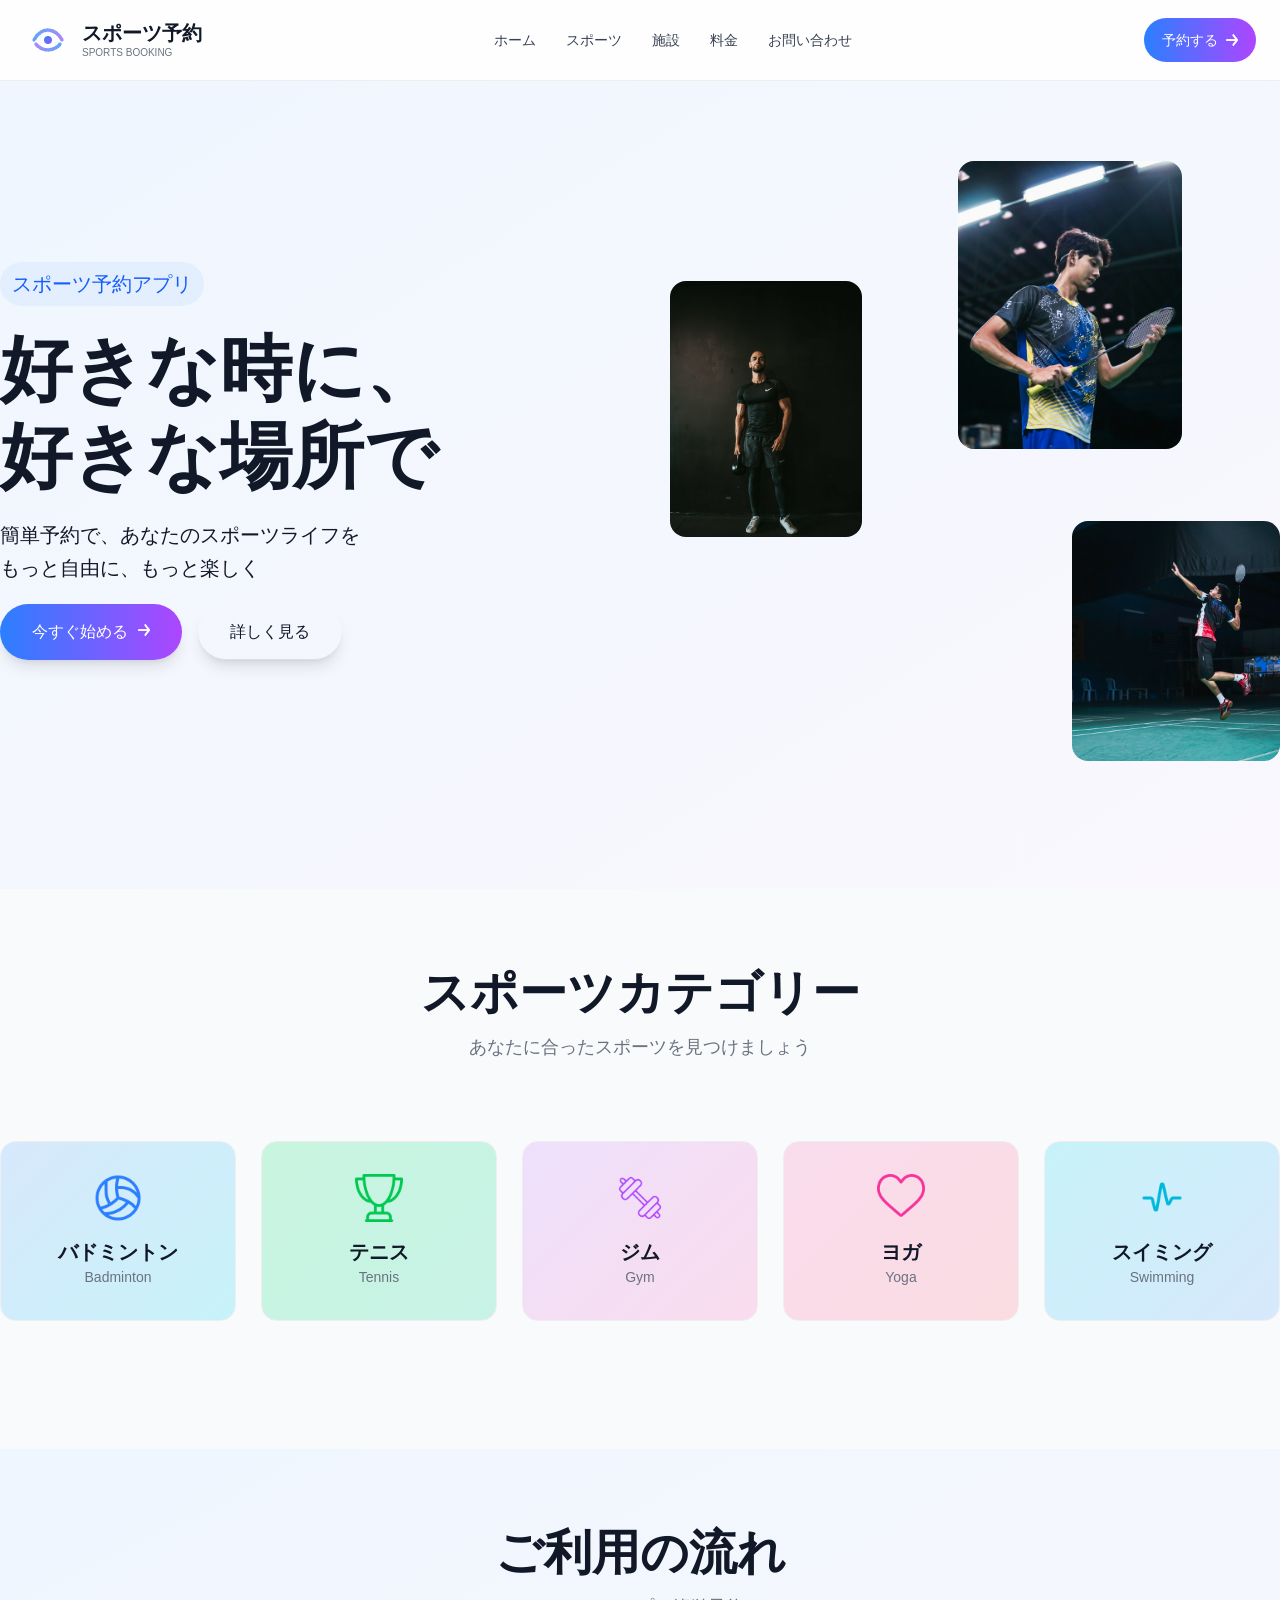
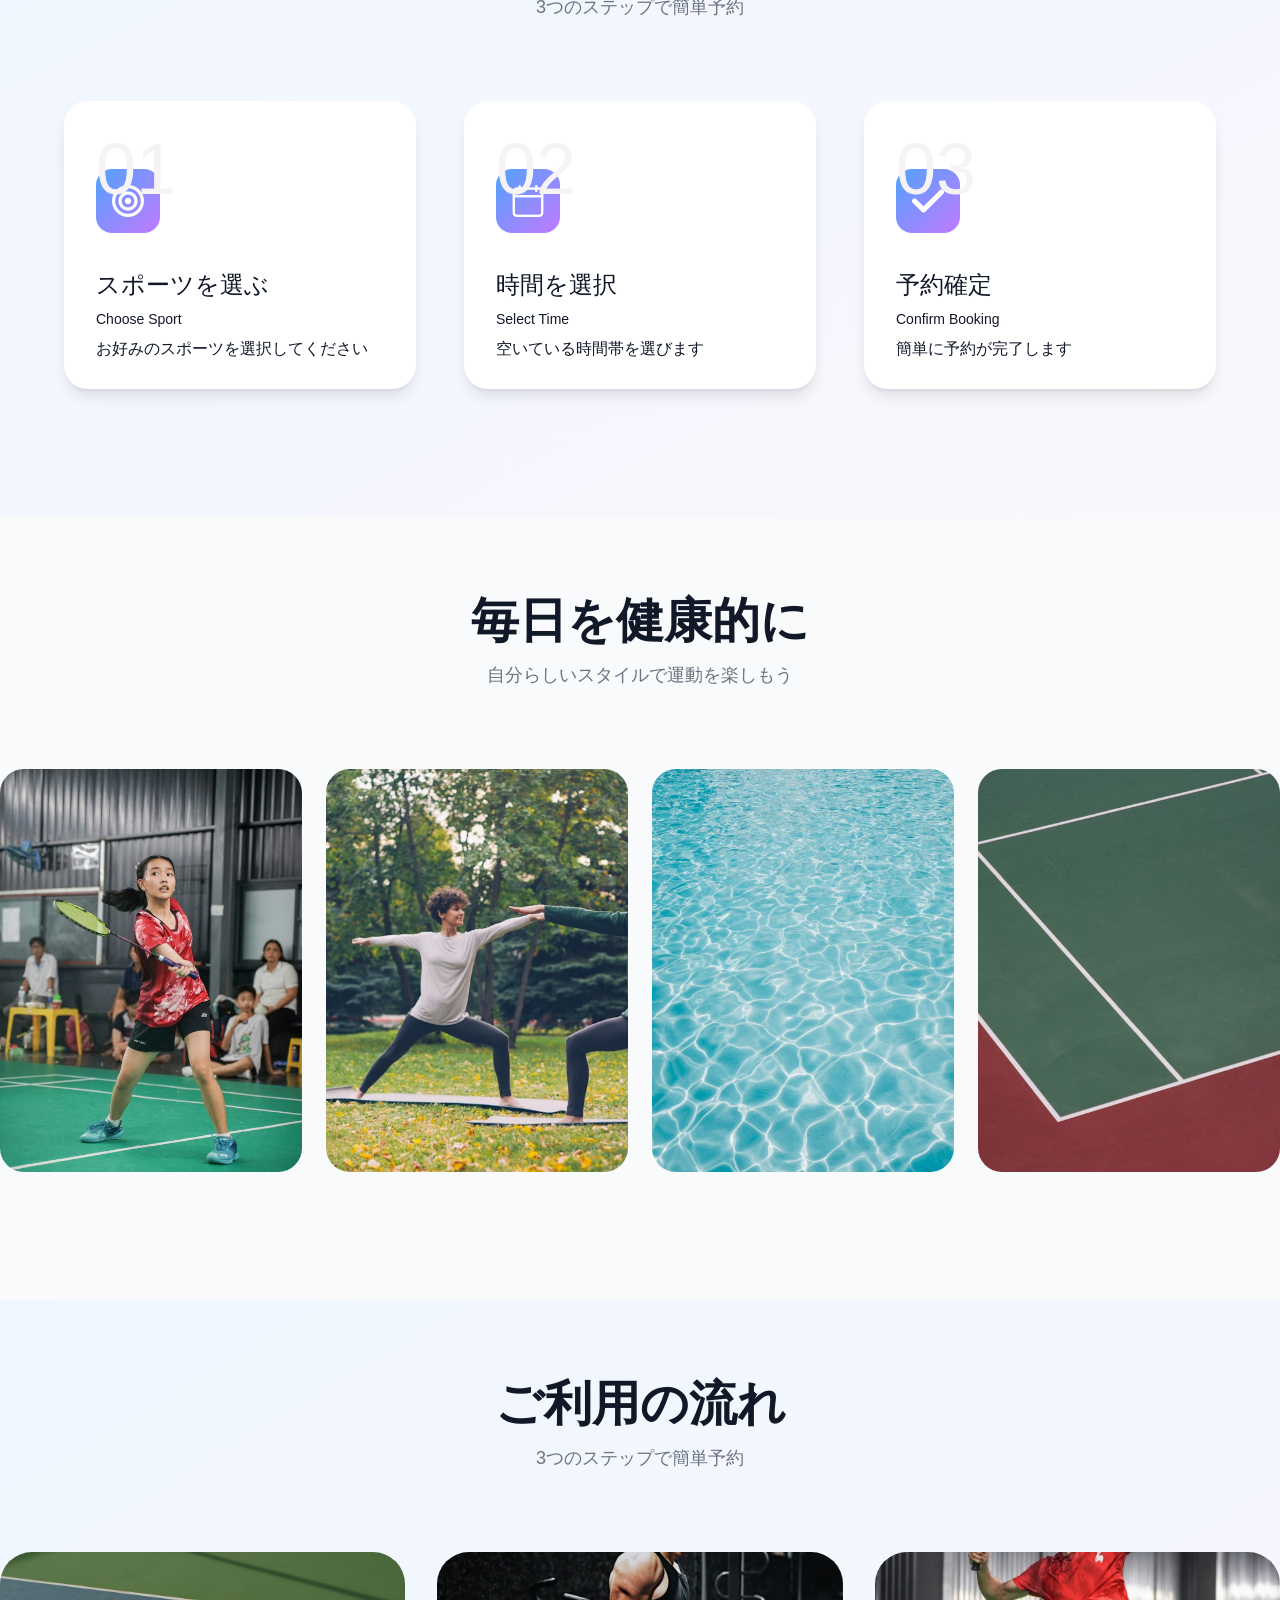
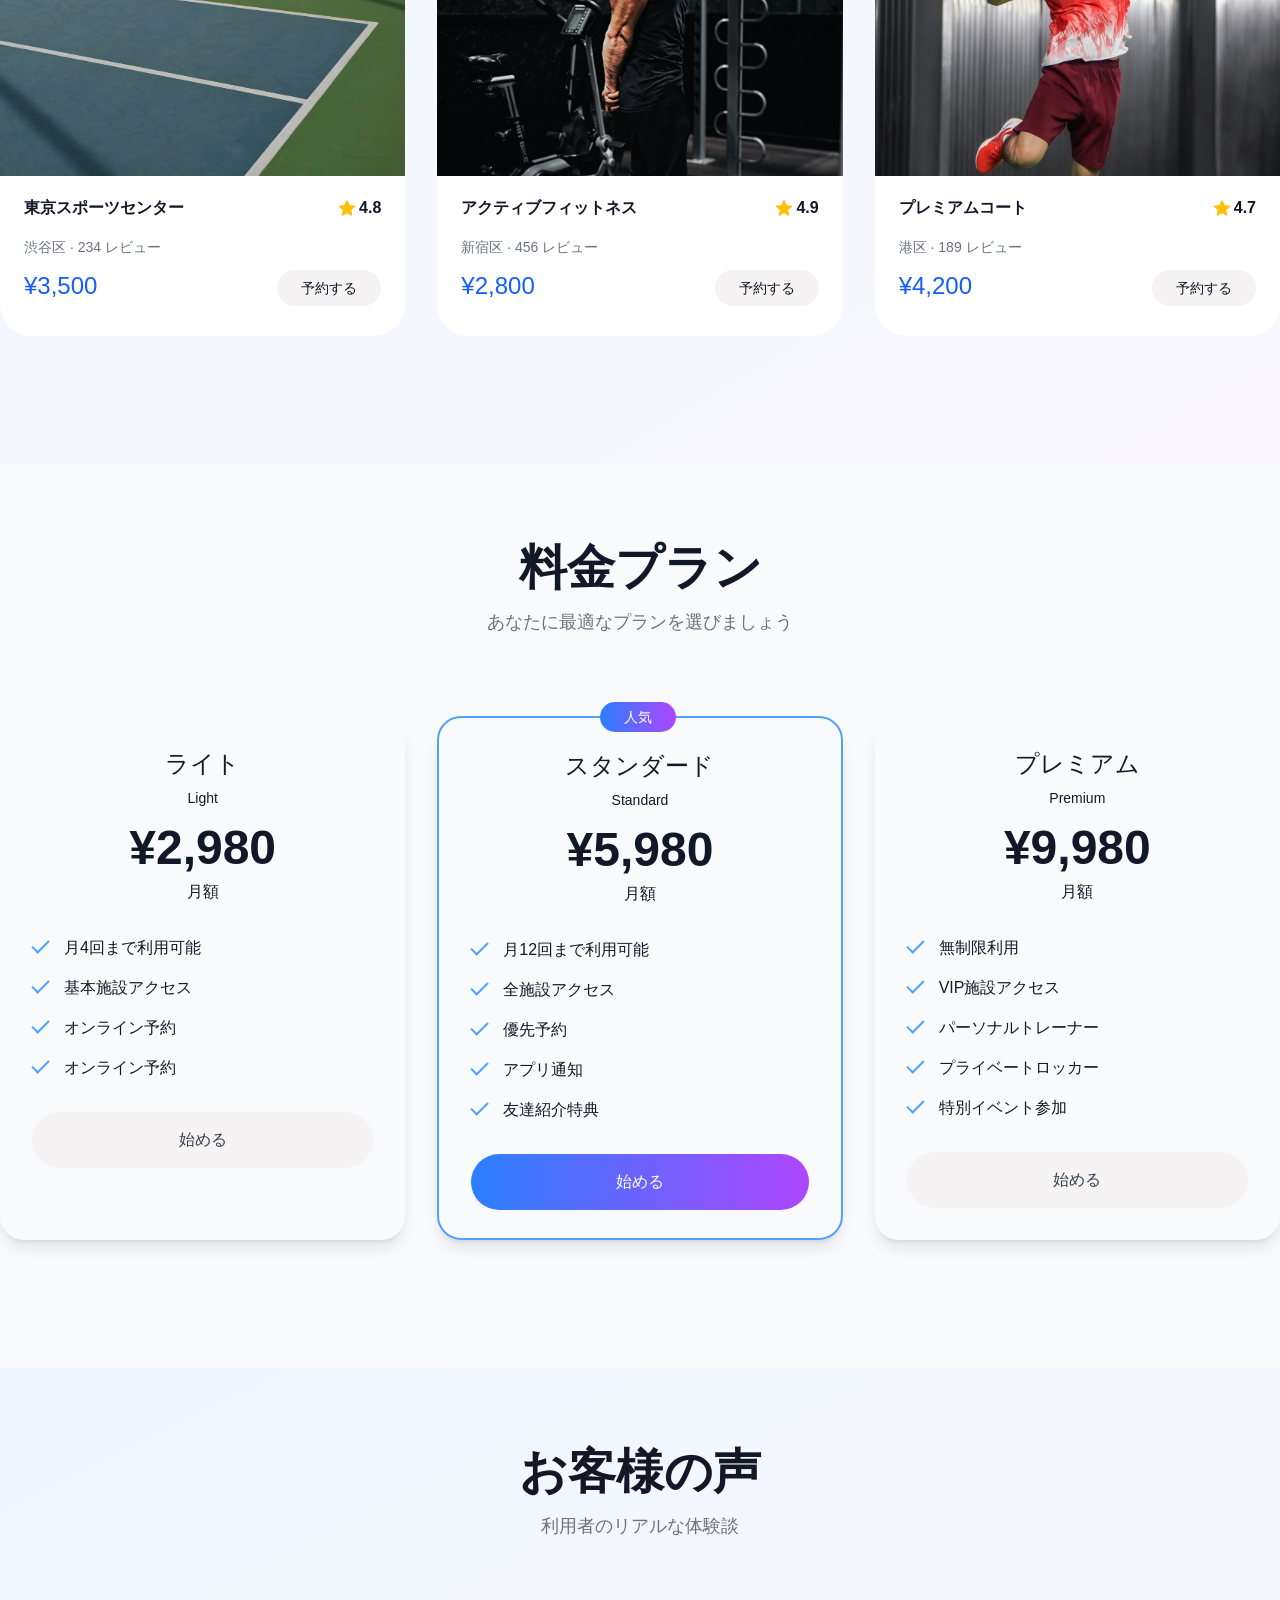
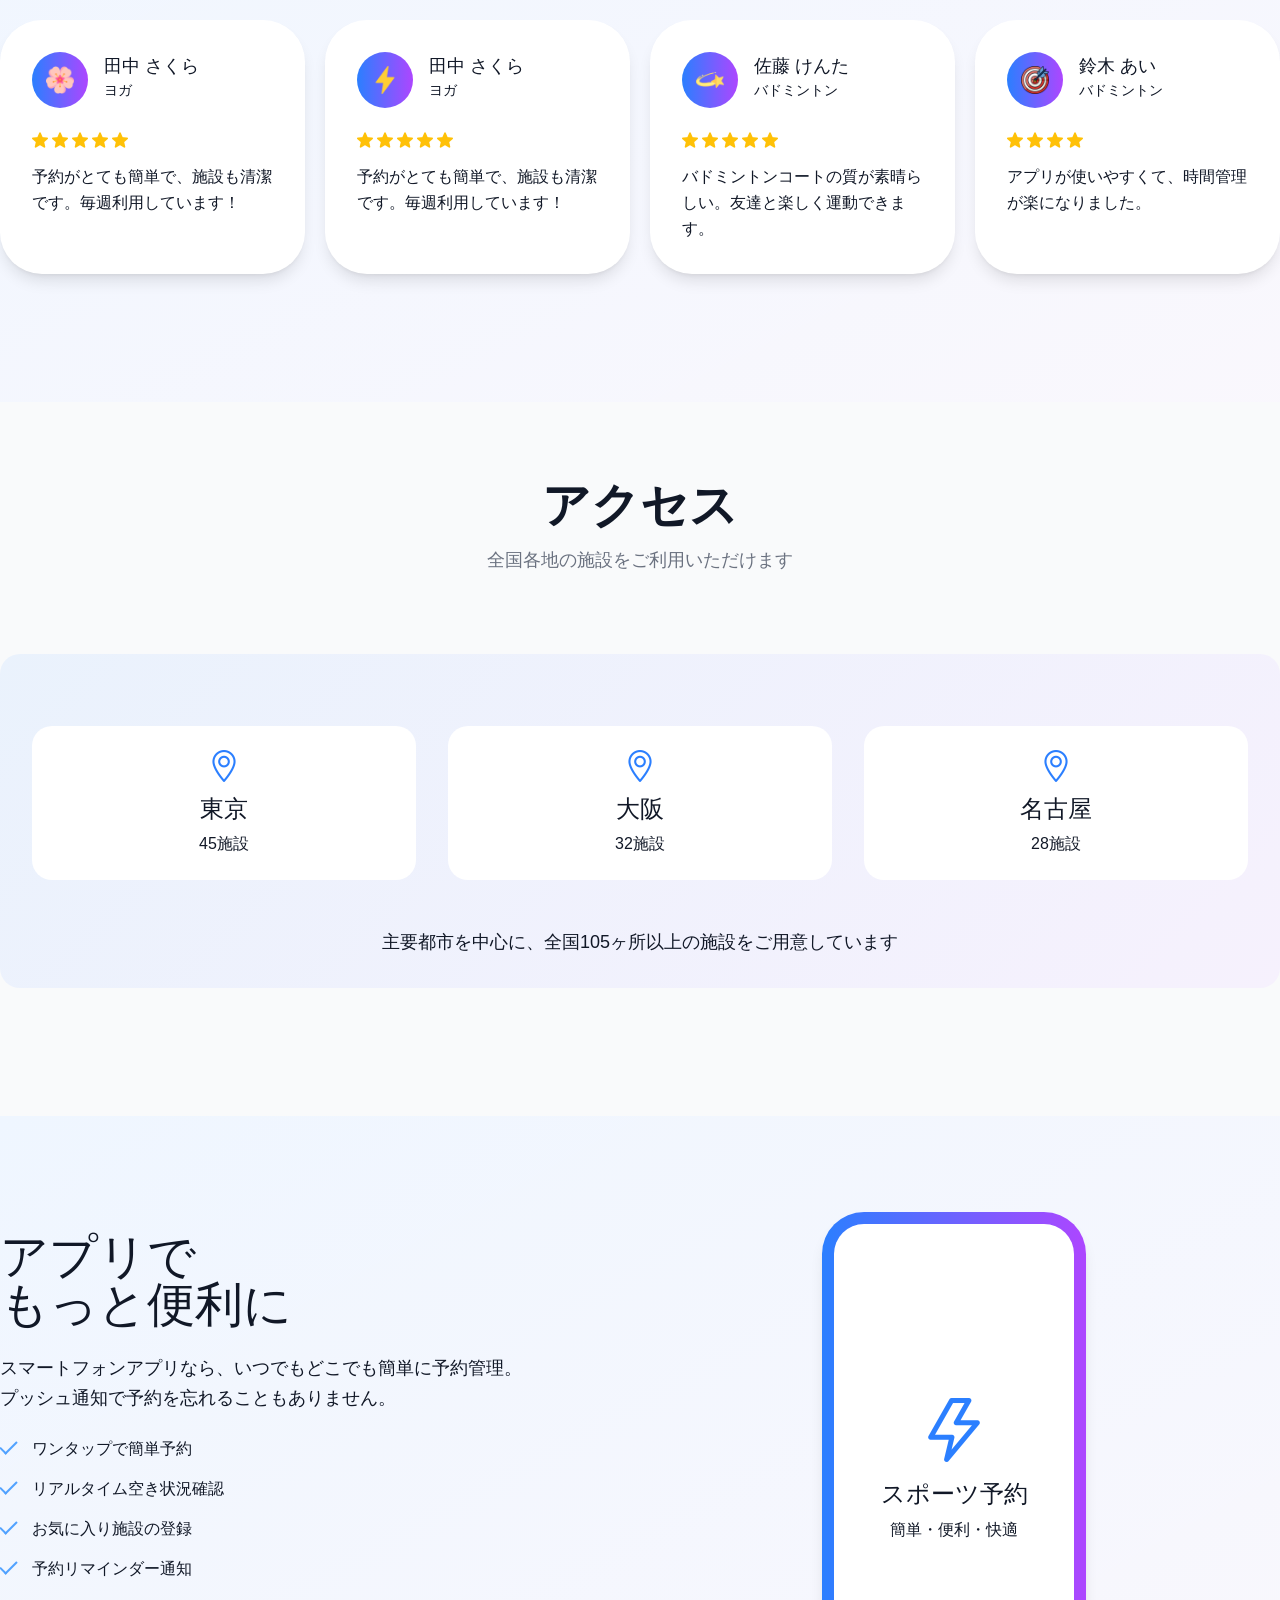
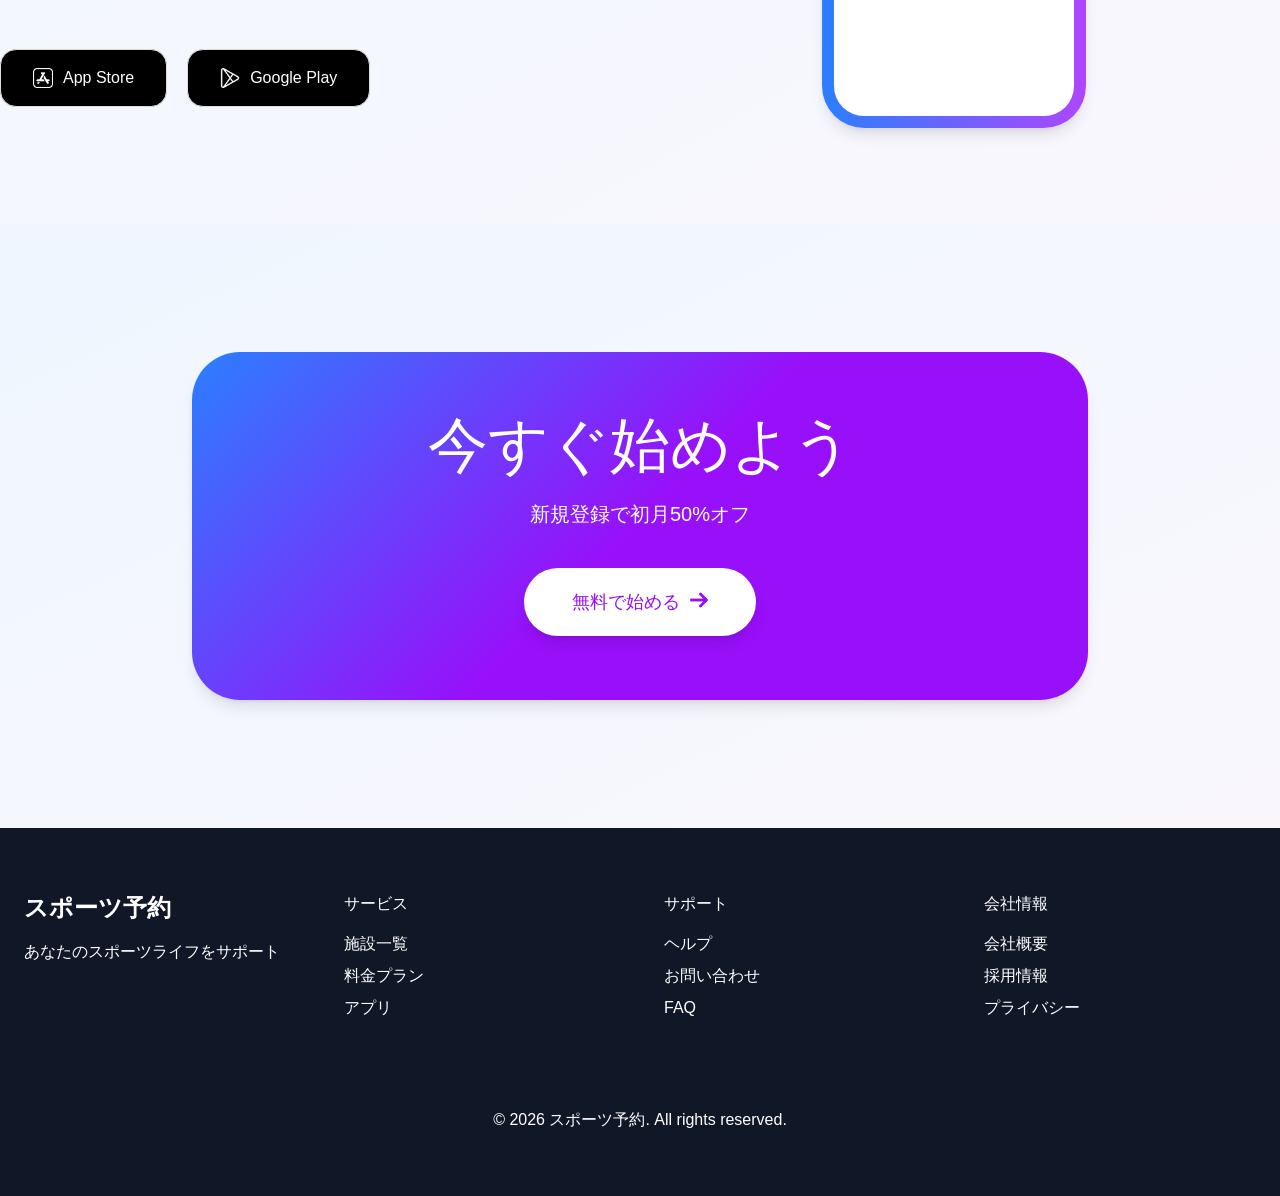
<file: demo.html>
<!DOCTYPE html>
<html lang="ja">
<head>
<meta charset="UTF-8">
<meta name="viewport" content="width=device-width, initial-scale=1.0">
<title>アニメーションデモ</title>

<link rel="stylesheet" href="assets/css/demo.css">

<style>
</style>
</head>
<body>
    <header>
        <div class="header-block move-down">
            <div class="header-logo">
                <figure class="header-logo-img">
                    <img src="assets/image/Logo.png" alt="">
                </figure>
                <div class="header-logo-text">
                    <p class="logo-text-bold">スポーツ予約</p>
                    <p class="logo-text">Sports Booking</p>
                </div>
            </div>
            <div class="header-menu">
                <ul class="header-menu-list">
                    <li class="menu-item"><a href="">ホーム</a></li>
                    <li class="menu-item"><a href="">スポーツ</a></li>
                    <li class="menu-item"><a href="">施設</a></li>
                    <li class="menu-item"><a href="">料金</a></li>
                    <li class="menu-item"><a href="">お問い合わせ</a></li>
                </ul>
            </div>
            <div class="header-button">
                <p class="button-text">予約する</p>
                <figure class="header-button-img">
                    <img src="assets/image/arrow-button.png" alt="">
                </figure>
            </div>
        </div>
    </header>
    <main>
        <section class="section-block section-slide">
            <div class="slide-text move-left">
                <p class="slide-text-button">スポーツ予約アプリ</p>
                <p class="slide-text-bold">好きな時に、
好きな場所で</p>
                <p>簡単予約で、あなたのスポーツライフを
もっと自由に、もっと楽しく</p>
                <div class="slide-buttons">
                    <div class="slide-button-item">
                        <p class="slide-button-text">今すぐ始める</p>
                        <figure class="slide-button-img">
                            <img src="assets/image/arrow-button.png" alt="">
                        </figure>
                    </div>
                    <div class="slide-button-item">
                        <p class="slide-button-text">詳しく見る</p>
                    </div>
                </div>
            </div>
            <div class="slide-images">
                <figure class="slide-img slide-1">
                    <img src="assets/image/slide1.jpeg" alt="slide">
                </figure>
                <figure class="slide-img slide-2">
                    <img src="assets/image/slide2.jpeg" alt="slide">
                </figure>
                <figure class="slide-img slide-3">
                    <img src="assets/image/slide3.jpeg" alt="slide">
                </figure>
            </div>
        </section>

        <section class="section-block section-category">
            <h2 class="section-title">スポーツカテゴリー</h2>
            <p class="section-subtitle">あなたに合ったスポーツを見つけましょう</p>
            <div class="list-categories animation-content">
                <div class="categoty-item cate-item-1">
                    <figure class="categoty-item-img">
                        <img src="assets/image/category1.png" alt="category">
                    </figure>
                    <p class="category-item-title">バドミントン</p>
                    <p class="category-item-sub">Badminton</p>
                </div>
                <div class="categoty-item cate-item-2">
                    <figure class="categoty-item-img">
                        <img src="assets/image/category2.png" alt="category">
                    </figure>
                    <p class="category-item-title">テニス</p>
                    <p class="category-item-sub">Tennis</p>
                </div>
                <div class="categoty-item cate-item-3">
                    <figure class="categoty-item-img">
                        <img src="assets/image/category3.png" alt="category">
                    </figure>
                    <p class="category-item-title">ジム</p>
                    <p class="category-item-sub">Gym</p>
                </div>
                <div class="categoty-item cate-item-4">
                    <figure class="categoty-item-img">
                        <img src="assets/image/category4.png" alt="category">
                    </figure>
                    <p class="category-item-title">ヨガ</p>
                    <p class="category-item-sub">Yoga</p>
                </div>
                <div class="categoty-item cate-item-5">
                    <figure class="categoty-item-img">
                        <img src="assets/image/category5.png" alt="category">
                    </figure>
                    <p class="category-item-title">スイミング</p>
                    <p class="category-item-sub">Swimming</p>
                </div>
            </div>
        </section>

        <section class="section-block section-step">
            <h2 class="section-title">ご利用の流れ</h2>
            <p class="section-subtitle">3つのステップで簡単予約</p>
            <div class="list-steps animation-content">
                <div class="step-item step-item-1">
                    <p class="step-item-number">01</p>
                    <figure class="step-item-img">
                        <img src="assets/image/step1.png" alt="step">
                    </figure>
                    <p class="step-item-title">スポーツを選ぶ</p>
                    <p class="step-item-sub">Choose Sport</p>
                    <p class="step-item-text">お好みのスポーツを選択してください</p>
                </div>
                <div class="step-item step-item-2">
                    <p class="step-item-number">02</p>
                    <figure class="step-item-img">
                        <img src="assets/image/step2.png" alt="step">
                    </figure>
                    <p class="step-item-title">時間を選択</p>
                    <p class="step-item-sub">Select Time</p>
                    <p class="step-item-text">空いている時間帯を選びます</p>
                </div>
                <div class="step-item step-item-3">
                    <p class="step-item-number">03</p>
                    <figure class="step-item-img">
                        <img src="assets/image/step3.png" alt="step">
                    </figure>
                    <p class="step-item-title">予約確定</p>
                    <p class="step-item-sub">Confirm Booking</p>
                    <p class="step-item-text">簡単に予約が完了します</p>
                </div>
            </div>
        </section>

        <section class="section-block section-heathy">
            <h2 class="section-title">毎日を健康的に</h2>
            <p class="section-subtitle">自分らしいスタイルで運動を楽しもう</p>
            <div class="list-heathy animation-content">
                <div class="heathy-item">
                    <figure class="heathy-item-img">
                        <img src="assets/image/heathy-1.jpeg" alt="毎日を健康的に">
                    </figure>
                </div>
                <div class="heathy-item">
                    <figure class="heathy-item-img">
                        <img src="assets/image/heathy-2.jpeg" alt="毎日を健康的に">
                    </figure>
                </div>
                <div class="heathy-item">
                    <figure class="heathy-item-img">
                        <img src="assets/image/heathy-3.jpeg" alt="毎日を健康的に">
                    </figure>
                </div>
                <div class="heathy-item">
                    <figure class="heathy-item-img">
                        <img src="assets/image/heathy-4.jpeg" alt="毎日を健康的に">
                    </figure>
                </div>
            </div>
        </section>

        <section class="section-block section-facility">
            <h2 class="section-title">ご利用の流れ</h2>
            <p class="section-subtitle">3つのステップで簡単予約</p>
            <div class="list-facility animation-content">
                <div class="facility-item facility-item-1">
                    <figure class="facility-item-img">
                        <img src="assets/image/facility-1.jpeg" alt="facility">
                    </figure>
                    <div class="facility-item-title">
                        <p class="facility-item-text">東京スポーツセンター</p>
                        <div class="facility-item-star">
                            <figure class="facility-item-star-img">
                                <img src="assets/image/star.png" alt="star">
                            </figure>
                            <p class="facility-item-star-text">4.8</p>
                        </div>
                    </div>
                    <div class="facility-item-sub">
                        <p class="item-sub-text">渋谷区 · 234 レビュー</p>
                    </div>
                    <div class="facility-item-price">
                        <p class="item-price-text">¥3,500</p>
                        <p class="item-price-button">予約する</p>
                    </div>
                </div>
                <div class="facility-item facility-item-2">
                    <figure class="facility-item-img">
                        <img src="assets/image/facility-2.jpeg" alt="facility">
                    </figure>
                    <div class="facility-item-title">
                        <p class="facility-item-text">アクティブフィットネス</p>
                        <div class="facility-item-star">
                            <figure class="facility-item-star-img">
                                <img src="assets/image/star.png" alt="star">
                            </figure>
                            <p class="facility-item-star-text">4.9</p>
                        </div>
                    </div>
                    <div class="facility-item-sub">
                        <p class="item-sub-text">新宿区 · 456 レビュー</p>
                    </div>
                    <div class="facility-item-price">
                        <p class="item-price-text">¥2,800</p>
                        <p class="item-price-button">予約する</p>
                    </div>
                </div>
                <div class="facility-item facility-item-3">
                    <figure class="facility-item-img">
                        <img src="assets/image/facility-3.jpeg" alt="facility">
                    </figure>
                    <div class="facility-item-title">
                        <p class="facility-item-text">プレミアムコート</p>
                        <div class="facility-item-star">
                            <figure class="facility-item-star-img">
                                <img src="assets/image/star.png" alt="star">
                            </figure>
                            <p class="facility-item-star-text">4.7</p>
                        </div>
                    </div>
                    <div class="facility-item-sub">
                        <p class="item-sub-text">港区 · 189 レビュー</p>
                    </div>
                    <div class="facility-item-price">
                        <p class="item-price-text">¥4,200</p>
                        <p class="item-price-button">予約する</p>
                    </div>
                </div>
            </div>
        </section>

        <section class="section-block section-plan">
            <h2 class="section-title">料金プラン</h2>
            <p class="section-subtitle">あなたに最適なプランを選びましょう</p>
            <div class="list-plan animation-content">
                <div class="plan-item plan-item-1">
                    <p class="plan-special">人気</p>
                    <p class="plan-title">ライト</p>
                    <p class="plan-sub">Light</p>
                    <p class="plan-price">¥2,980</p>
                    <p class="plan-price-month">月額</p>
                    <div class="plan-list-offer">
                        <p class="offer-item-text">月4回まで利用可能</p>
                        <p class="offer-item-text">基本施設アクセス</p>
                        <p class="offer-item-text">オンライン予約</p>
                        <p class="offer-item-text">オンライン予約</p>
                    </div>
                    <div class="plan-item-button">
                        <p class="plan-item-button-text">始める</p>
                    </div>
                </div>
                <div class="plan-item plan-item-active">
                    <p class="plan-special">人気</p>
                    <p class="plan-title">スタンダード</p>
                    <p class="plan-sub">Standard</p>
                    <p class="plan-price">¥5,980</p>
                    <p class="plan-price-month">月額</p>
                    <div class="plan-list-offer">
                        <p class="offer-item-text">月12回まで利用可能</p>
                        <p class="offer-item-text">全施設アクセス</p>
                        <p class="offer-item-text">優先予約</p>
                        <p class="offer-item-text">アプリ通知</p>
                        <p class="offer-item-text">友達紹介特典</p>
                    </div>
                    <div class="plan-item-button">
                        <p class="plan-item-button-text">始める</p>
                    </div>
                </div>
                <div class="plan-item plan-item-1">
                    <p class="plan-special">人気</p>
                    <p class="plan-title">プレミアム</p>
                    <p class="plan-sub">Premium</p>
                    <p class="plan-price">¥9,980</p>
                    <p class="plan-price-month">月額</p>
                    <div class="plan-list-offer">
                        <p class="offer-item-text">無制限利用</p>
                        <p class="offer-item-text">VIP施設アクセス</p>
                        <p class="offer-item-text">パーソナルトレーナー</p>
                        <p class="offer-item-text">プライベートロッカー</p>
                        <p class="offer-item-text">特別イベント参加</p>
                    </div>
                    <div class="plan-item-button">
                        <p class="plan-item-button-text">始める</p>
                    </div>
                </div>
            </div>
        </section>

        <section class="section-block section-review">
            <h2 class="section-title">お客様の声</h2>
            <p class="section-subtitle">利用者のリアルな体験談</p>
            <div class="list-review animation-content">
                <div class="review-item review-item-1">
                    <div class="review-item-title">
                        <figure class="review-item-title-img">
                            <img src="assets/image/review-1.png" alt="review">
                        </figure>
                        <div class="review-item-sub">
                            <p class="review-item-title-text">田中 さくら</p>
                            <p class="review-item-title-role">ヨガ</p>
                        </div>
                    </div>
                    <div class="review-item-star">
                        <figure class="review-item-star-img">
                            <img src="assets/image/star.png" alt="star">
                        </figure>
                        <figure class="review-item-star-img">
                            <img src="assets/image/star.png" alt="star">
                        </figure>
                        <figure class="review-item-star-img">
                            <img src="assets/image/star.png" alt="star">
                        </figure>
                        <figure class="review-item-star-img">
                            <img src="assets/image/star.png" alt="star">
                        </figure>
                        <figure class="review-item-star-img">
                            <img src="assets/image/star.png" alt="star">
                        </figure>
                    </div>
                    <span class="review-item-comment">予約がとても簡単で、施設も清潔です。毎週利用しています！</span>
                </div>
                <div class="review-item review-item-1">
                    <div class="review-item-title">
                        <figure class="review-item-title-img">
                            <img src="assets/image/review-2.png" alt="review">
                        </figure>
                        <div class="review-item-sub">
                            <p class="review-item-title-text">田中 さくら</p>
                            <p class="review-item-title-role">ヨガ</p>
                        </div>
                    </div>
                    <div class="review-item-star">
                        <figure class="review-item-star-img">
                            <img src="assets/image/star.png" alt="star">
                        </figure>
                        <figure class="review-item-star-img">
                            <img src="assets/image/star.png" alt="star">
                        </figure>
                        <figure class="review-item-star-img">
                            <img src="assets/image/star.png" alt="star">
                        </figure>
                        <figure class="review-item-star-img">
                            <img src="assets/image/star.png" alt="star">
                        </figure>
                        <figure class="review-item-star-img">
                            <img src="assets/image/star.png" alt="star">
                        </figure>
                    </div>
                    <span class="review-item-comment">予約がとても簡単で、施設も清潔です。毎週利用しています！</span>
                </div>
                <div class="review-item review-item-1">
                    <div class="review-item-title">
                        <figure class="review-item-title-img">
                            <img src="assets/image/review-3.png" alt="review">
                        </figure>
                        <div class="review-item-sub">
                            <p class="review-item-title-text">佐藤 けんた</p>
                            <p class="review-item-title-role">バドミントン</p>
                        </div>
                    </div>
                    <div class="review-item-star">
                        <figure class="review-item-star-img">
                            <img src="assets/image/star.png" alt="star">
                        </figure>
                        <figure class="review-item-star-img">
                            <img src="assets/image/star.png" alt="star">
                        </figure>
                        <figure class="review-item-star-img">
                            <img src="assets/image/star.png" alt="star">
                        </figure>
                        <figure class="review-item-star-img">
                            <img src="assets/image/star.png" alt="star">
                        </figure>
                        <figure class="review-item-star-img">
                            <img src="assets/image/star.png" alt="star">
                        </figure>
                    </div>
                    <span class="review-item-comment">バドミントンコートの質が素晴らしい。友達と楽しく運動できます。</span>
                </div>
                <div class="review-item review-item-1">
                    <div class="review-item-title">
                        <figure class="review-item-title-img">
                            <img src="assets/image/review-4.png" alt="review">
                        </figure>
                        <div class="review-item-sub">
                            <p class="review-item-title-text">鈴木 あい</p>
                            <p class="review-item-title-role">バドミントン</p>
                        </div>
                    </div>
                    <div class="review-item-star">
                        <figure class="review-item-star-img">
                            <img src="assets/image/star.png" alt="star">
                        </figure>
                        <figure class="review-item-star-img">
                            <img src="assets/image/star.png" alt="star">
                        </figure>
                        <figure class="review-item-star-img">
                            <img src="assets/image/star.png" alt="star">
                        </figure>
                        <figure class="review-item-star-img">
                            <img src="assets/image/star.png" alt="star">
                        </figure>
                    </div>
                    <span class="review-item-comment">アプリが使いやすくて、時間管理が楽になりました。</span>
                </div>
            </div>
        </section>

        <section class="section-block section-access">
            <h2 class="section-title">アクセス</h2>
            <p class="section-subtitle">全国各地の施設をご利用いただけます</p>
            <div class="list-access">
                <div class="list-access-content">
                    <div class="access-item">
                        <figure class="access-item-img">
                            <img src="assets/image/map-icon.png" alt="map">
                        </figure>
                        <p class="access-item-title">東京</p>
                        <p class="review-item-sub">45施設</p>
                    </div>
                    <div class="access-item">
                        <figure class="access-item-img">
                            <img src="assets/image/map-icon.png" alt="map">
                        </figure>
                        <p class="access-item-title">大阪</p>
                        <p class="review-item-sub">32施設</p>
                    </div>
                    <div class="access-item">
                        <figure class="access-item-img">
                            <img src="assets/image/map-icon.png" alt="map">
                        </figure>
                        <p class="access-item-title">名古屋</p>
                        <p class="review-item-sub">28施設</p>
                    </div>
                </div>
                <p class="access-description">主要都市を中心に、全国105ヶ所以上の施設をご用意しています</p>
            </div>
        </section>

        <section class="section-block section-app">
            <div class="app-left">
                <p class="app-left-title">アプリで
もっと便利に</p>
                <p class="app-left-sub">スマートフォンアプリなら、いつでもどこでも簡単に予約管理。</p>
                <p class="app-left-sub">プッシュ通知で予約を忘れることもありません。</p>

                <div class="plan-list-offer animation-content">
                    <p class="offer-item-text">ワンタップで簡単予約</p>
                    <p class="offer-item-text">リアルタイム空き状況確認</p>
                    <p class="offer-item-text">お気に入り施設の登録</p>
                    <p class="offer-item-text">予約リマインダー通知</p>
                </div>
                <div class="list-button-app">
                    <div class="button-app">
                        <figure class="button-app-img">
                            <img src="assets/image/app-store.png" alt="app">
                        </figure>
                        <p class="button-app-text">App Store</p>
                    </div>
                    <div class="button-app">
                        <figure class="button-app-img">
                            <img src="assets/image/play-store.png" alt="app">
                        </figure>
                        <p class="button-app-text">Google Play</p>
                    </div>
                </div>
            </div>
            <div class="app-right">
                <div class="app-right-content">
                    <figure class="app-right-img">
                        <img src="assets/image/lighting-blue.png" alt="lighting">
                    </figure>
                    <p class="app-right-title">スポーツ予約</p>
                    <p class="app-right-sub">簡単・便利・快適</p>
                </div>
            </div>
        </section>

        <section class="section-block section-sale">
            <div class="section-sale-content animation-content">
                <p class="section-sale-title">今すぐ始めよう</p>
                <p class="section-sale-sub">新規登録で初月50%オフ</p>
                <div class="section-sale-button">
                    <p class="section-sale-button-text">無料で始める</p>
                    <figure class="section-sale-button-img">
                        <img src="assets/image/arrow-purple.png" alt="app">
                    </figure>
                </div>
            </div>
        </section>
    </main>
    <footer class="footer-block">
        <div class="footer-content">
            <div class="footer-menu">
                <div class="footer-menu-left">
                    <h3 class="footer-menu-title">
                        スポーツ予約
                    </h3>
                    <p class="footer-menu-sub">
                        あなたのスポーツライフをサポート
                    </p>
                </div>
                <div class="footer-menu-item">
                    <h4 class="menu-item-title">
                        サービス
                    </h4>
                    <ul class="menu-item-list">
                        <li>
                            <a href="#" class="menu-item-text">
                                施設一覧
                            </a>
                        </li>
                        <li>
                            <a href="#" class="menu-item-text">
                                料金プラン
                            </a>
                        </li>
                        <li>
                            <a href="#" class="menu-item-text">
                                アプリ
                            </a>
                        </li>
                    </ul>
                </div>
                <div class="footer-menu-item">
                    <h4 class="menu-item-title">
                        サポート
                    </h4>
                    <ul class="menu-item-list">
                        <li>
                            <a href="#" class="menu-item-text">
                                ヘルプ
                            </a>
                        </li>
                        <li>
                            <a href="#" class="menu-item-text">
                                お問い合わせ
                            </a>
                        </li>
                        <li>
                            <a href="#" class="menu-item-text">
                                FAQ
                            </a>
                        </li>
                    </ul>
                </div>
                <div class="footer-menu-item">
                    <h4 class="menu-item-title">
                        会社情報
                    </h4>
                    <ul class="menu-item-list">
                        <li>
                            <a href="#" class="menu-item-text">
                                会社概要
                            </a>
                        </li>
                        <li>
                            <a href="#" class="menu-item-text">
                                採用情報
                            </a>
                        </li>
                        <li>
                            <a href="#" class="menu-item-text">
                                プライバシー
                            </a>
                        </li>
                    </ul>
                </div>
            </div>
            <div class="footer-bottom">
                <p class="footer-bottom-text">
                    © 2026 スポーツ予約. All rights reserved.
                </p>
            </div>
        </div>
    </footer>

    <script src="assets/js/demo.js"></script>
</body>
</html>
</file>
<file: assets/css/demo.css>
/* RESET */
* {
  margin: 0;
  padding: 0;
  box-sizing: border-box;
}

body {
  font-family: "Inter", "Noto Sans JP", sans-serif;
  background: #f9fafb;
  color: #111827;
  line-height: 1;
  font-size: 14px;
}

img {
  width: 100%;
  display: block;
}

ul {
  list-style: none;
}

a {
  text-decoration: none;
}

p {
  line-height: 1;
}

/* COMMON */
.section-block {
  padding: 80px 0 128px;
  max-width: 100vw;
  margin: auto;
  padding-left: calc(50vw - 640px);
  padding-right: calc(50vw - 640px);
}

.section-title {
  font-size: 48px;
  font-weight: 700;
  text-align: center;
  margin-bottom: 16px;
}

.section-subtitle {
  text-align: center;
  color: #6b7280;
  margin-top: 10px;
  font-size: 18px;
  line-height: 28px;
  margin-bottom: 80px;
}

/* HEADER */
header {
  position: sticky;
  top: 0;
  background: #ffffffcc;
  backdrop-filter: blur(10px);
  border-bottom: 1px solid #eee;
  z-index: 100;
}

.header-block {
  display: flex;
  justify-content: space-between;
  align-items: center;
  padding: 16px 0;
  max-width: 1232px;
  margin: auto;
}

.header-logo {
  display: flex;
  align-items: center;
  gap: 10px;
}

.header-button-img img {
  width: 12px;
  height: 12px;
}

.header-button {
  background-image: linear-gradient(to right, #2b7fff 0%, #ad46ff 100%);
}

.logo-text-bold {
  font-weight: 700;
}

.logo-text {
  font-size: 12px;
  color: #6b7280;
}

.header-menu-list {
  display: flex;
  gap: 30px;
}

.header-menu-list a {
  font-size: 14px;
}

.menu-item a {
  color: #374151;
  font-weight: 500;
}

.menu-item a:hover {
  color: #4f46e5;
}

.header-button {
  display: flex;
  align-items: center;
  gap: 8px;
  color: #fff;
  padding: 10px 18px;
  border-radius: 999px;
  font-weight: 500;
  height: 44px;
  cursor: pointer;
}

.logo-text-bold {
  font-size: 20px;
}

.logo-text {
  font-size: 10px;
  text-transform: uppercase;
  margin-top: 5px;
}

/* HERO */
.section-slide {
  display: flex;
  align-items: center;
  gap: 60px;
  height: 808px;
}

.section-slide, .section-step, .section-facility, .section-review , .section-app, .section-sale {
  background-image: linear-gradient(to bottom right,  #eff6ff 0%, #faf5ff80 100%);
}

.slide-text {
  width: 50%;
}

.slide-text-button {
  display: inline-block;
  background: #dbeafe99;
  color: #155dfc;
  padding: 6px 12px;
  border-radius: 999px;
  font-size: 14px;
}

.slide-button-img img {
  width: 12px;
  height: 12px;
}

.slide-text p {
  white-space: pre-line;
  font-size: 20px;
  line-height: 32.5px;
}

.slide-text .slide-text-bold {
  font-size: 72px;
  font-weight: 700;
  margin: 20px 0;
  line-height: 1.2;
  white-space: pre-line;
}

.slide-buttons {
  display: flex;
  gap: 16px;
  margin-top: 20px;
}

.slide-buttons .slide-button-text {
  font-size: 16px;
  line-height: 1;
}


.slide-button-item {
  height: 56px;
  padding: 20px 32px;
  border-radius: 999px;
  font-weight: 500;
  cursor: pointer;
  display: flex;
  gap: 10px;
  box-shadow: 0 10px 15px -3px #0000001a,0 4px 6px -4px #0000001a;
  transition: transform 0.1s ease-in-out;
}

.slide-button-item:hover {
  transform: scale(1.05);

}

.slide-button-item:first-child {
  background-image: linear-gradient(to right, #2b7fff 0%, #ad46ff 100%);
  color: #fff;
}

.slide-button-item:last-child {
  border-bottom: 1px solid #ddd;
}

.slide-images {
  width: 50%;
  position: relative;
  height: 100%;
}

.slide-img {
  position: absolute;
  border-radius: 16px;
  overflow: hidden;
}

.slide-1 {
  top: 0;
  right: 16%;
  width: 224px;
  height: 288px;
  animation-name: slide1;
  animation-duration: 4s;
  animation-iteration-count: infinite;
}

.slide-2 {
  top: 20%;
  left: 0;
  width: 192px;
  height: 256px;
  animation-name: slide2;
  animation-duration: 4s;
  animation-iteration-count: infinite;
}

.slide-3 {
  bottom: 0%;
  right: 0%;
  width: 208px;
  height: 240px;
  animation-name: slide3;
  animation-duration: 4s;
  animation-iteration-count: infinite;
}


@keyframes slide1 {
  0% {
    transform: translateY(-20px) rotate(5deg);
  }
  50% {
    transform: translateY(0) rotate(-5deg);
  }
  100% {
    transform: translateY(-20px) rotate(5deg);
  }
}


@keyframes slide2 {
  0% {
    transform: translateX(-10px) translateY(0);
  }
  50% {
    transform: translateX(0px) translateY(10px);
  }
  100% {
    transform: translateX(-10px) translateY(0);
  }
}


@keyframes slide3 {
  0% {
    transform: translateX(0px) translateY(0);
  }
  50% {
    transform: translateX(10px) translateY(-15px);
  }
  100% {
    transform: translateX(0px) translateY(0);
  }
}

 .slide-3 img {
    height: 100%;
    object-fit: cover;
 }

/* CARD BASE */
.categoty-item {
  background: #fff;
  border-radius: 16px;
  padding: 20px;
  border: 1px solid #eee;
}

.categoty-item {
  width: 236px;
  height: 180px;
}

/* CATEGORY */
.list-categories {
  display: flex;
  gap: 24px;
  margin-top: 40px;
  justify-content: space-between;
}

.categoty-item {
  text-align: center;
  padding: 32px;
}

.categoty-item-img {
  width: 48px;
  height: 48px;
  margin: 0 auto 16px;
}

.category-item-title {
  font-weight: 600;
  margin-top: 10px;
  font-size: 20px;
  line-height: 28px;
  margin-bottom: 4px;
}

.cate-item-1 {
  background:  linear-gradient(135deg, #51a2ff33 0%, #00d3f333 100%) ;
}

.cate-item-2 {
  background:  linear-gradient(-45deg, #00d49233 0%, #05df7233 100%) ;
}

.cate-item-3 {
  background:  linear-gradient(-45deg, #fb64b633 0%, #c27aff33 100%) ;
}

.cate-item-4 {
  background:  linear-gradient(-45deg, #ff637e33 0%, #fb64b633 100%) ;
}

.cate-item-5 {
  background:  linear-gradient(-45deg, #51a2ff33 0%, #00d3f333 100%) ;
}


.category-item-sub {
  color: #6b7280;
  font-size: 14px;
}

/* STEP */
.list-steps {
  display: flex;
  gap: 30px;
  margin: auto;
  margin-top: 40px;
  width: 1152px;
  justify-content: space-between;
}

.step-item {
  width: 352px;
  height: 288px;
  background: #ffffff;
  box-shadow: 0 10px 15px -3px #0000001a,0 4px 6px -4px #0000001a;
  border-radius: 24px;
  padding: 32px;
  position: relative;
}

.step-item-img {
  width: 64px;
  height: 64px;
  background:  linear-gradient(to bottom right, #51a2ff 0%, #c27aff 100%);
  border-radius: 16px;
  padding: 16px;
  position: absolute;
  top: 68px;
  left: 32px;
  transform: scale(1) rotate(0deg);
  transition: transform 0.5s ease-in-out;
}

.step-item-img:hover {
  transform: scale(1.1) rotate(360deg);
  z-index: 2;
}

.step-item-img img {
  width: 32px;
  height: 32px;
  margin: auto;
}

.step-item-number {
  font-size: 72px;
  color: #f6f3f4;
  text-align: start;
  position: relative;
  z-index: 1;
  margin-bottom: 64px;
}

.step-item-title {
  font-size: 24px;
  line-height: 32px;
  margin-bottom: 8px;
  font-weight: 500;
}

.step-item-sub {
  font-size: 14px;
  line-height: 20px;
  margin-bottom: 8px;
}

.step-item-text {
  font-size: 16px;
  line-height: 24px;
  margin-bottom: 8px;
}


/* HEATHY */
.list-heathy {
  display: grid;
  grid-template-columns: repeat(4, 1fr);
  gap: 24px;
}

.heathy-item-img, .heathy-item-img img {
  height: 100%;
  aspect-ratio: 3 / 4;
}

.heathy-item-img img {
  object-fit: cover;
  border-radius: 24px;
  animation-duration: 3s;
  animation-iteration-count: infinite;
  opacity: 1;
  transform: none;
}

.heathy-item-img img:hover {
  transform: scale(1.05);
}

/* FACILITY */
.list-facility {
  display: flex;
  gap: 32px;
}


.facility-item {
  background: #ffffff;
  border-radius: 32px;
  overflow: hidden;
  height: 384px;
  width: 100%;
}

.facility-item-img img {
  height: 224px;
  width: 100%;
  object-fit: cover;
}

.facility-item-star {
  display: flex;
  gap: 4px;
}

.facility-item-star-img {
  width: 16px;
  height: 16px;
}


.facility-item-title {
  display: flex;
  justify-content: space-between;
  font-weight: 600;
  padding: 24px;
  padding-bottom: 12px;
  font-size: 16px;
  height: 64px;
}

.facility-item-sub {
  color: #6b7280;
  font-size: 14px;
  line-height: 20px;
  padding: 0 24px;
  padding-bottom: 16px;
}

.facility-item-price {
  display: flex;
  justify-content: space-between;
  padding: 0 24px;
}

.item-price-text {
  font-size: 24px;
  line-height: 32px;
  color: #155dfc;
}

.item-price-button {
  background: #f6f3f4;
  padding: 8px 24px;
  border-radius: 24px;
  font-size: 14px;
  line-height: 20px;
}

/* PLAN */
.list-plan {
  display: grid;
  grid-template-columns: repeat(3, 1fr);
  gap: 32px;
}

.plan-item {
  padding: 32px;
  height: 524px;
  text-align: center;
  box-shadow: 0 10px 15px -3px #0000001a,0 4px 6px -4px #0000001a;
  border-radius: 24px;
  position: relative;
}

.plan-special {
  display: none;
}

.plan-item-active .plan-special {
  display: block;
}

.plan-special {
  padding: 8px 24px;
  border-radius: 42px;
  color: #ffffff;
  background-image: linear-gradient(to right, #2b7fff 0%, #ad46ff 100%);
  position: absolute;
  top: -16px;
  left: calc(50% - 40px);
}

.plan-title {
  font-size: 24px;
  line-height: 32px;
  margin-bottom: 8px;
}

.plan-sub {
  font-size: 14px;
  line-height: 20px;
  margin-bottom: 16px;
}

.plan-item-active {
  border: 2px solid #51a2ff;
}

.plan-price {
  font-size: 48px;
  font-weight: 700;
  margin-bottom: 8px;
}

.plan-price-month {
  font-size: 16px;
  line-height: 24px;
  margin-bottom: 32px;
}

.plan-list-offer {
  margin-bottom: 32px;
}

.offer-item-text {
  font-size: 16px;
  line-height: 24px;
  padding-left: 32px;
  position: relative;
  text-align: left;
  margin-bottom: 16px;
}

.offer-item-text::before {
  content: "";
  position: absolute;
  width: 15px;
  height: 7px;
  border-bottom: 2px solid #51a2ff;
  border-left: 2px solid #51a2ff;
  transform: rotate(-45deg);
  top: 4px;
  left: 0;
}

.plan-item-button {
  color: #364153;
  border-radius: 42px;
  background: #f6f3f4;
  padding: 16px 0;
}

.plan-item-active .plan-item-button {
  color: #fff;
  border-radius: 42px;
  background-image: linear-gradient(to right, #2b7fff 0%, #ad46ff 100%);
  padding: 16px 0;
}

.plan-item-button-text {
  font-size: 16px;
  line-height: 24px;
}

/* REVIEW */
.list-review {
  display: grid;
  grid-template-columns: repeat(4, 1fr);
  gap: 20px;
  margin-top: 40px;
}

.review-item {
  padding: 32px;
  border-radius: 42px;
  box-shadow: 0 10px 15px -3px #0000001a,0 4px 6px -4px #0000001a;
  background: #ffffff;
}

.review-item-title {
  display: flex;
  gap: 16px;
  margin-bottom: 24px;
}

.review-item-title-img {
  width: 56px;
  height: 56px;
  border-radius: 50%;
  background-image: linear-gradient(to right, #2b7fff 0%, #ad46ff 100%);
  display: flex;
  justify-content: center;
  flex-direction: column;
}

.review-item-title-img img {
  width: 50%;
  margin: auto;
}

.review-item-title-text {
  font-size: 18px;
  line-height: 28px;
}

.review-item-title-role {
  font-size: 14px;
  line-height: 20px;
}

.review-item-star {
  display: flex;
  gap: 4px;
  margin-bottom: 16px;
}

.review-item-star-img {
  width: 16px;
  height: 16px;
}

.review-item-comment {
  font-size: 16px;
  line-height: 26px;
}


/* ACCESS */
.list-access-content {
  display: flex;
  justify-content: center;
  gap: 40px;
  margin-top: 40px;
}

.list-access {
  background:  linear-gradient(135deg, #dbeafe80 0%, #f3e8ff80 100%);
  padding: 32px;
  border-radius: 20px;
}

.list-access-content {
  display: flex;
  gap: 32px;
  margin-bottom: 48px;
}

.access-item {
  text-align: center;
  padding: 24px;
  background: #ffffff;
  border-radius: 20px;
  width: 100%;
}

.access-item-img {
  width: 32px;
  height: 32px;
  display: flex;
  margin: auto;
  margin-bottom: 12px;
}

.access-item-title {
  font-size: 24px;
  margin-bottom: 8px;
  line-height: 30px;
}

.review-item-sub {
  font-size: 16px;
  line-height: 24px;
}

.access-description {
  font-size: 18px;
  line-height: 28px;
  text-align: center;
}

/* APP */
.section-app {
  display: flex;
  gap: 64px;
  padding-top: 96px;
  padding-bottom: 96px;
}

.app-left {
  display: flex;
  justify-content: center;
  flex-direction: column;
  width: 50%;
}

.app-left-title {
  font-size: 48px;
  font-weight: 500;
  line-height: 48px;
  white-space: pre-line;
  margin-bottom: 24px;
}

.app-left-sub {
  font-size: 18px;
  line-height: 30px;
}

.plan-list-offer {
  margin-top: 24px;
}

.list-button-app {
  display: flex;
  gap: 20px;
  margin-top: 20px;
}

.button-app {
  display: flex;
  gap: 10px;
  border: 1px solid #ddd;
  padding: 16px 32px;
  border-radius: 10px;
  background: #000000;
  border-radius: 16px;
}

.button-app-img {
  width: 20px;
  height: 20px;
  display: flex;
  margin: auto;
}

.button-app-text {
  color: #ffffff;
  font-size: 16px;
  line-height: 24px;
}

.app-right {
  width: 264px;
  height: 516px;
  padding: 12px;
  background-image: linear-gradient(to right, #2b7fff 0%, #ad46ff 100%);
  border-radius: 42px;
  box-shadow: 0 10px 15px -3px #0000001a,0 4px 6px -4px #0000001a;
  margin: 0 118px;
}

.app-right-content {
  width: 100%;
  height: 100%;
  background: #ffffff;
  border-radius: 30px;
  display: flex;
  justify-content: center;
  flex-direction: column;
  text-align: center;
}

.app-right-img {
  display: flex;
  margin: 0 auto 16px;
  width: 64px;
  height: 64px;
}

.app-right-title {
  font-size: 24px;
  line-height: 32px;
  margin-bottom: 8px;
  font-weight: 500;
}

.app-right-sub {
  font-size: 16px;
  line-height: 24px;
}

.app-right {
  animation-name: app1;
  animation-duration: 4s;
  animation-iteration-count: infinite;
}

@keyframes app1 {
  0% {
    transform: translateY(-20px) rotate(2deg);
  }
  50% {
    transform: translateY(0) rotate(0deg);
  }
  100% {
    transform: translateY(-20px) rotate(2deg);
  }
}

/* SALE */
.section-sale {
  display: flex;
  padding: 128px 24px;
}

.section-sale-content {
  margin: auto;
  width: 896px;
  height: 348px;
  padding: 64px;
  border-radius: 48px;
  text-align: center;
  background:  linear-gradient(135deg, #2b7fff 0%, #9810fa 50%) ;
  color: #ffffff;
  box-shadow: 0 10px 15px -3px #0000001a,0 4px 6px -4px #0000001a;
}

.section-sale-title {
  font-size: 60px;
  line-height: 60px;
  margin-bottom: 24px;
}

.section-sale-sub {
  font-size: 20px;
  line-height: 28px;
  margin-bottom: 40px;
}

.section-sale-button-text {
  font-size: 18px;
  line-height: 28px;
}

.section-sale-button-img {
  width: 18px;
  height: 18px;
  margin: 3px 0;
}

.section-sale-button {
  display: flex;
  gap: 10px;
  background: #fff;
  color: #9810fa;
  padding: 20px 48px;
  border-radius: 40px;
  width: fit-content;
  margin: auto;
  box-shadow: 0 10px 15px -3px #0000001a,0 4px 6px -4px #0000001a;
}

/* FOOTER */

.footer-block {
  background: #101828;
  padding: 64px 24px;
  font-weight: 400;
}

.footer-content {
  max-width: 1280px;
  margin: auto;
  color: #ffffff;
}

.footer-menu {
  display: flex;
  gap: 48px;
  margin-bottom: 48px;
}

.footer-menu-left {
  width: 25%;
}

.footer-menu-title {
  font-size: 24px;
  line-height: 32px;
  margin-bottom: 16px;
}

.footer-menu-sub {
  font-size: 16px;
  line-height: 24px;
}

.footer-menu-item {
  width: 25%;
}

.menu-item-title {
  font-size: 16px;
  line-height: 24px;
  font-weight: 500;
  margin-bottom: 16px;
}

.menu-item-text {
  font-size: 16px;
  line-height: 24px;
  margin-bottom: 8px;
  color: #ffffff;
  display: block;
}

.footer-bottom {
  padding-top: 32px;
}

.footer-bottom-text {
  font-size: 16px;
  line-height: 24px;
  text-align: center;
}

/* ANIMATION */

.move-down {
  animation: MoveDown 1s;
  top: 0;
  position: relative;
}

@keyframes MoveDown {
  0%{ top: -80px; }
  100%{ top: 0; }
}

.move-left {
  animation: MoveLeft 1s;
  margin-left: 0;
  opacity: 1;
}

@keyframes MoveLeft {
  0%{
    margin-left: -60px;
    opacity: 0;
  }
  100%{
    margin-left: 0;
    opacity: 1;
  }
}

.list-categories.animation .categoty-item {
  animation: MoveUp 0.5s;
  top: 0;
  position: relative;
}

.list-categories.animation .categoty-item.cate-item-2 {
  animation: MoveUp 0.6s;
}

.list-categories.animation .categoty-item.cate-item-3 {
  animation: MoveUp 0.7s;
}

.list-categories.animation .categoty-item.cate-item-4 {
  animation: MoveUp 0.8s;
}

.list-categories.animation .categoty-item.cate-item-5{
  animation: MoveUp 0.9s;
}

@keyframes MoveUp {
  0%{
    top: 100px;
    opacity: 0;
  }
  100%{
    top: 0;
    opacity: 1;
  }
}

.list-steps.animation .step-item {
  animation: MoveUpStep 0.5s ease forwards;
  top: 0;
  position: relative;
}

.list-steps.animation .step-item.step-item-2 {
  animation: MoveUpStep 1.5s ease forwards;
}

.list-steps.animation .step-item.step-item-3 {
  animation: MoveUpStep 2.5s ease forwards;
}

@keyframes MoveUpStep {
  0%{
    top: 100px;
    opacity: 0;
  }
  100%{
    top: 0;
    opacity: 1;
  }
}

.list-heathy.animation .heathy-item {
  animation: ZoomIn 0.2s ease forwards;
  transform: scale(1);
}

.list-heathy.animation .heathy-item:nth-child(2) {
  animation: ZoomIn2 0.4s ease forwards;
}

.list-heathy.animation .heathy-item:nth-child(3) {
  animation: ZoomIn3 0.6s ease forwards;
}

.list-heathy.animation .heathy-item:nth-child(4) {
  animation: ZoomIn4 0.8s ease forwards;
}

@keyframes ZoomIn {
  0%{
    transform: scale(0.1);
  }
  100%{
    transform: scale(1);
  }
}

@keyframes ZoomIn2 {
  0%{
    transform: scale(0);
    opacity: 0;
  }
  50%{
    transform: scale(0.1);
    opacity: 0;
  }
  100%{
    transform: scale(1);
    opacity: 1;
  }
}

@keyframes ZoomIn3 {
  0%{
    transform: scale(0);
    opacity: 0;
  }
  67%{
    transform: scale(0.1);
    opacity: 0;
  }
  100%{
    transform: scale(1);
    opacity: 1;
  }
}

@keyframes ZoomIn4 {
  0%{
    transform: scale(0);
    opacity: 0;
  }
  75%{
    transform: scale(0.1);
    opacity: 0;
  }
  100%{
    transform: scale(1);
    opacity: 1;
  }
}

.list-facility.animation .facility-item {
  animation: MoveUpStep 0.5s ease forwards;
  top: 0;
  position: relative;
}

.list-facility.animation .facility-item.facility-item-2 {
  animation: MoveUpStep 1s ease forwards;
}

.list-facility.animation .facility-item.facility-item-3 {
  animation: MoveUpStep 1.5s ease forwards;
}


.list-plan.animation .plan-item {
  animation: MoveUpStep 0.5s ease forwards;
  top: 0;
  position: relative;
}

.list-plan.animation .plan-item:nth-child(2) {
  animation: MoveUpStep 1s ease forwards;
}

.list-plan.animation .plan-item:nth-child(3) {
  animation: MoveUpStep 1.5s ease forwards;
}

.list-review.animation .review-item {
  animation: MoveRightLeft 0.1s ease forwards;
  left: 0;
  position: relative;
}

.list-review.animation .review-item:nth-child(2) {
  animation: MoveRightLeft2 0.2s ease forwards;
}

.list-review.animation .review-item:nth-child(3) {
  animation: MoveRightLeft3 0.3s ease forwards;
}

.list-review.animation .review-item:nth-child(4) {
  animation: MoveRightLeft4 0.4s ease forwards;
}

@keyframes MoveRightLeft {
  0%{
    left: 20px;
  }
  100%{
    left: 0;
  }
}

@keyframes MoveRightLeft2 {
  0%{
    left: 20px;
  }
  50%{
    left: 20px;
  }
  100%{
    left: 0;
  }
}

@keyframes MoveRightLeft3 {
  0%{
    left: 20px;
  }
  67%{
    left: 20px;
  }
  100%{
    left: 0;
  }
}

@keyframes MoveRightLeft4 {
  0%{
    left: 20px;
  }
  75%{
    left: 20px;
  }
  100%{
    left: 0;
  }
}


.plan-list-offer.animation .offer-item-text {
  animation: MoveLeftRight 0.2s ease forwards;
  transform: none;
  opacity: 1;
}

.plan-list-offer.animation .offer-item-text:nth-child(2) {
  animation: MoveLeftRight2 0.4s ease forwards;
}

.plan-list-offer.animation .offer-item-text:nth-child(3) {
  animation: MoveLeftRight3 0.6s ease forwards;
}

.plan-list-offer.animation .offer-item-text:nth-child(4) {
  animation: MoveLeftRight4 0.8s ease forwards;
}

@keyframes MoveLeftRight {
  0%{
    opacity: 0;
    transform: translateX(-30px);
  }
  100%{
    transform: none;
    opacity: 1;
  }
}

@keyframes MoveLeftRight2 {
  0%{
    opacity: 0;
    transform: translateX(-30px);
  }
  50%{
    opacity: 0;
    transform: translateX(-30px);
  }
  100%{
    opacity: 1;
    transform: none;
  }
}

@keyframes MoveLeftRight3 {
  0%{
    opacity: 0;
    transform: translateX(-30px);
  }
  67%{
    opacity: 0;
    transform: translateX(-30px);
  }
  100%{
    opacity: 1;
    transform: none;
  }
}

@keyframes MoveLeftRight4 {
  0%{
    opacity: 0;
    transform: translateX(-30px);
  }
  75%{
    opacity: 0;
    transform: translateX(-30px);
  }
  100%{
    opacity: 1;
    transform: none;
  }
}

.section-sale-content.animation {
  animation: ZoomInOut 0.2s ease forwards;
  transform: scale(1);
  opacity: 1;
}

@keyframes ZoomInOut {
  0%{
    opacity: 0;
    transform: scale(0.5);
  }
  100%{
    opacity: 1;
    transform: scale(1);
  }
}

/* RESPONSIVE */
@media (max-width: 768px) {

}
</file>
